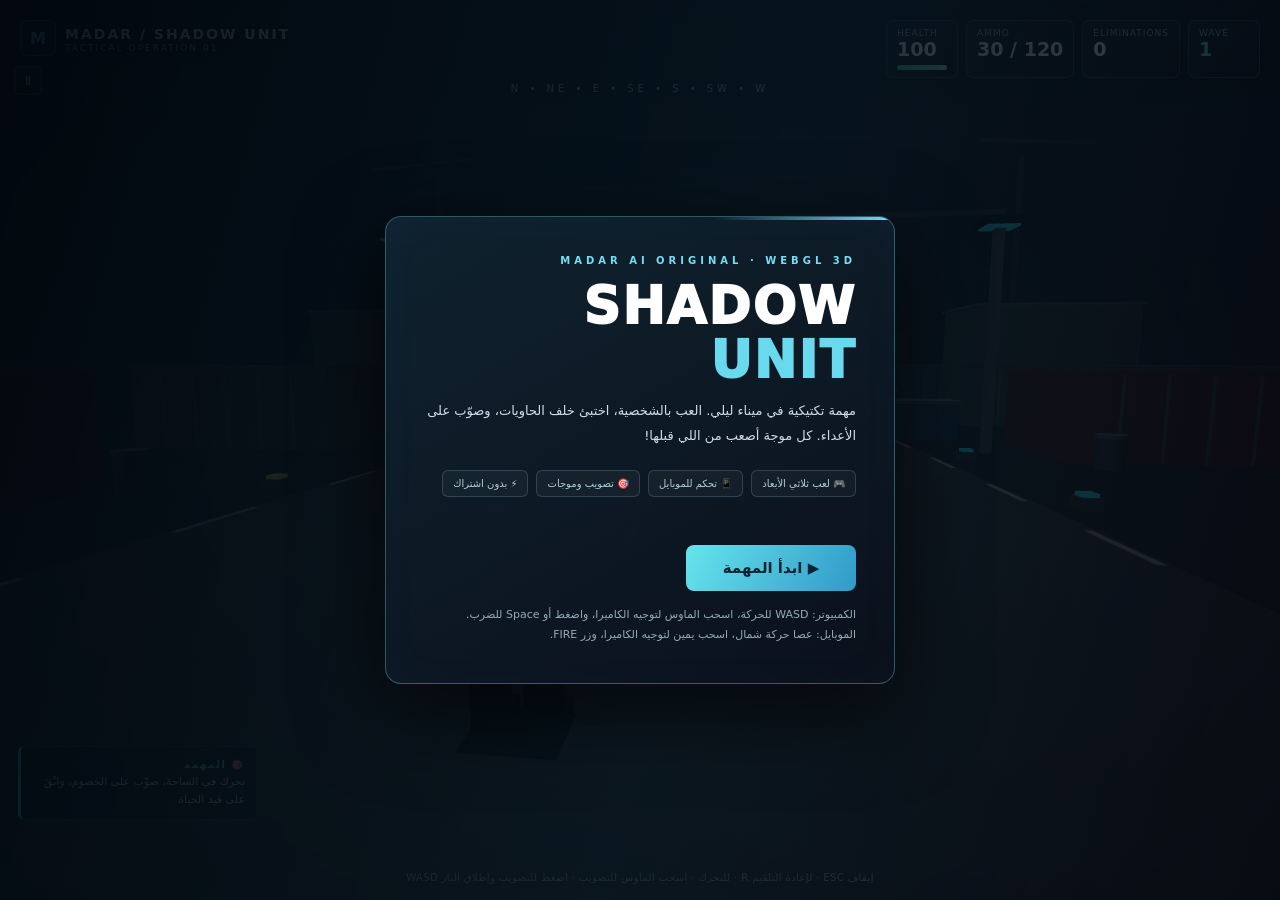
<file: game.html>
<!doctype html>
<html lang="ar" dir="rtl">
<head>
<meta charset="utf-8">
<meta name="viewport" content="width=device-width, initial-scale=1, viewport-fit=cover, maximum-scale=1">
<meta name="theme-color" content="#070b12">
<meta name="description" content="العب SHADOW UNIT، لعبة أكشن 3D مجانية داخل MADAR AI، بتحكم للموبايل والكمبيوتر.">
<link rel="canonical" href="https://madar-ai-yousef.vercel.app/game.html">
<meta name="referrer" content="no-referrer">
<meta http-equiv="Content-Security-Policy" content="default-src 'none'; script-src 'self' https://madar-ai-yousef.vercel.app; style-src 'unsafe-inline'; img-src data:; connect-src 'none'; frame-src 'none'; media-src 'none'; object-src 'none'; worker-src 'none'; form-action 'none'; base-uri 'none'">
<title>MADAR: SHADOW UNIT — Play</title>
<style>
*{box-sizing:border-box}html,body{margin:0;width:100%;height:100%;overflow:hidden;background:#080b15;color:#fff;font-family:system-ui,-apple-system,'Segoe UI',Arial,sans-serif;user-select:none;-webkit-user-select:none}
button{font:inherit;touch-action:manipulation;cursor:pointer;color:inherit}button:focus-visible{outline:2px solid #50dfff;outline-offset:2px}
#arena{position:fixed;inset:0;width:100%;height:100%;display:block;touch-action:none;cursor:crosshair}
#vignette{position:fixed;inset:0;pointer-events:none;background:radial-gradient(ellipse at 48% 47%,transparent 35%,rgba(2,3,9,.58) 100%);z-index:2}
#damage{position:fixed;inset:0;pointer-events:none;z-index:3;background:radial-gradient(ellipse,transparent 30%,rgba(255,15,50,.5));opacity:0;transition:opacity .2s}
#hud{position:fixed;z-index:4;inset:0;pointer-events:none;direction:ltr}
.hudtop{display:flex;align-items:flex-start;justify-content:space-between;gap:10px;padding:clamp(10px,2vw,20px)}
.brand{display:flex;gap:9px;align-items:center;white-space:nowrap;text-shadow:0 2px 9px #000}
.brand-icon{display:grid;place-items:center;width:36px;height:36px;border:1px solid #67bbd477;border-radius:8px;background:#081621bf;color:#68e5f6;font-weight:900}
.brand strong{font-size:clamp(10px,1.4vw,14px);letter-spacing:2px}.brand small{display:block;font-size:9px;color:#93bfc8;letter-spacing:2px}
.hudstats{display:flex;gap:8px;flex-wrap:wrap;justify-content:flex-end}
.panel{background:linear-gradient(135deg,rgba(9,24,34,.88),rgba(8,12,21,.83));backdrop-filter:blur(9px);border:1px solid #9fe7ff30;border-radius:7px;padding:7px 10px;min-width:72px;box-shadow:0 4px 22px #0004}
.panel label{display:block;font-size:9px;color:#84b4bd;letter-spacing:1px}.panel strong{font-size:clamp(12px,1.8vw,19px);font-weight:900;font-variant-numeric:tabular-nums}
#hpBar{height:5px;background:#385862;border-radius:6px;margin-top:5px;overflow:hidden}#hpFill{display:block;width:100%;height:100%;background:linear-gradient(90deg,#2cdaae,#a1ffd8);transition:width .2s}
#ammo{color:#e9f7ff}#wave{color:#64daf4}
#reticle{position:absolute;left:50%;top:49%;transform:translate(-50%,-50%);width:32px;height:32px;opacity:.86}
#reticle:before,#reticle:after{content:'';position:absolute;background:#e7fcff;box-shadow:0 0 8px #6bd1ff}
#reticle:before{width:2px;height:30px;left:15px;top:1px}#reticle:after{height:2px;width:30px;left:1px;top:15px}
#reticle b{display:block;position:absolute;background:#0b1519;width:9px;height:9px;top:11px;left:11px;border:1.5px solid #ffef9d;border-radius:50%;z-index:1}
#hitMarker{position:absolute;left:50%;top:49%;width:54px;height:54px;transform:translate(-50%,-50%);font-size:38px;text-align:center;line-height:54px;font-weight:900;color:#ffda8a;opacity:0}
#direction{position:absolute;left:50%;top:83px;transform:translateX(-50%);text-shadow:0 2px 8px #000;font-size:10px;letter-spacing:4px;color:#9ad4e3}
#mission{position:absolute;bottom:80px;left:18px;max-width:240px;padding:9px 12px;background:#07131bc7;border:1px solid #37cdeb44;border-left:3px solid #5fe7fe;border-radius:6px;font-size:11px;line-height:1.7;color:#d8f5ff}
#mission strong{display:block;letter-spacing:1.5px;font-size:10px;color:#76eaff}
#killNotice{position:absolute;top:31%;left:50%;transform:translateX(-50%);white-space:nowrap;color:#a9eeff;font-weight:800;font-size:18px;letter-spacing:2px;text-shadow:0 2px 12px #000;opacity:0;transition:opacity .25s}
#tip{position:absolute;bottom:17px;left:50%;transform:translateX(-50%);text-align:center;white-space:nowrap;color:#c3dee5;font-size:10px;letter-spacing:.4px;text-shadow:0 2px 8px black;opacity:.8}
#pauseBtn{pointer-events:auto;position:absolute;left:14px;top:66px;border:1px solid #8bd9e46b;background:#05151dbd;padding:6px 10px;font-size:13px;border-radius:6px}
#controls{position:absolute;inset:0;pointer-events:none;z-index:6;display:none}
.touch-zone{position:absolute;bottom:24px;pointer-events:auto;touch-action:none}
#stick{left:24px;width:126px;height:126px;border-radius:50%;background:#07121e77;border:2px solid #7cdaf57a;display:grid;place-items:center;box-shadow:inset 0 0 25px #83cfff1c}
#knob{width:54px;height:54px;border-radius:50%;border:2px solid #9be9ff;background:#2e759a7a;box-shadow:0 0 18px #7bd4ff33}
#shoot,#reload{border:2px solid #e0f7ff95;color:#fff;background:#8a394b99;border-radius:50%;font-weight:900;text-shadow:0 1px 7px #000;display:grid;place-items:center}
#shoot{right:25px;width:105px;height:105px;bottom:36px;box-shadow:0 0 18px #e64c4c70;font-size:13px}
#reload{right:139px;bottom:26px;width:55px;height:55px;border-color:#8adcfb88;background:#153448bc;font-size:10px}
#aimZone{position:absolute;right:0;top:18%;width:52%;height:49%;pointer-events:auto;touch-action:none}
#aimHint{position:absolute;top:60%;right:30px;font-size:11px;opacity:.5;pointer-events:none}
#overlay{position:fixed;inset:0;z-index:12;background:linear-gradient(105deg,#02080ff0,#07141ddd 55%,#050810c9);display:flex;align-items:center;justify-content:center;padding:22px;direction:rtl}
#overlay[hidden]{display:none}
.card{max-width:510px;width:100%;padding:clamp(20px,5vw,38px);background:linear-gradient(150deg,#102430f2,#0b111bf4);border:1px solid #6fdefb55;border-radius:16px;box-shadow:0 26px 85px #000a, inset 0 0 45px #50c8fa07;position:relative;overflow:hidden}
.card:before{content:'';position:absolute;top:0;right:0;width:180px;height:3px;background:linear-gradient(90deg,transparent,#77def3)}
.tag{color:#76def3;font-weight:900;letter-spacing:4px;font-size:10px}
h1{margin:14px 0 4px;font-size:clamp(30px,5vw,51px);letter-spacing:2px;line-height:1.05;font-weight:1000}
h1 em{font-style:normal;color:#69d9ee}
.subtitle{font-size:13px;color:#cfdee8;line-height:1.9;margin:12px 0 22px}
.features{display:flex;gap:8px;flex-wrap:wrap;margin-bottom:18px}
.features span{border:1px solid #9bdcf731;background:#ffffff09;border-radius:6px;padding:7px 10px;color:#add2db;font-size:10px}
#start{border:0;border-radius:8px;padding:14px 22px;background:linear-gradient(115deg,#66e4ec,#319ac9);font-size:15px;color:#062331;font-weight:900;min-width:170px}
#start:hover{filter:brightness(1.1)}
.hint{font-size:11px;color:#93acb7;line-height:1.8;margin-top:14px}
#gameStatus{color:#fbdcb4;font-size:12px;min-height:20px;margin:10px 0}
#fallback{position:fixed;inset:0;background:#0a1020;z-index:40;display:none;align-items:center;justify-content:center;padding:22px;text-align:center;font-size:15px;line-height:2}
@media(pointer:coarse),(max-width:780px){#controls{display:block}#tip{display:none}#mission{bottom:173px;left:12px;max-width:210px}#direction{top:72px;font-size:9px}.hudtop{padding:10px}.brand small{display:none}.brand-icon{width:29px;height:29px}.panel{min-width:56px;padding:5px 6px}.panel label{font-size:8px}.hudstats{gap:4px}#pauseBtn{top:54px}#aimHint{display:none}}
@media(max-height:440px){.card{padding:14px;max-width:650px}.subtitle{margin:5px 0}.features{margin-bottom:8px}.hudtop{padding:5px}.panel{padding:4px 5px}#mission{display:none}#stick{width:100px;height:100px;bottom:10px}#shoot{width:80px;height:80px;bottom:14px}#reload{right:117px;bottom:14px}}
</style>
</head>
<body>
<canvas id="arena" aria-label="Three dimensional MADAR Shadow Unit game"></canvas>
<div id="vignette"></div><div id="damage"></div>
<div id="hud">
 <div class="hudtop">
  <div class="brand"><span class="brand-icon">M</span><span><strong>MADAR / SHADOW UNIT</strong><small>TACTICAL OPERATION 01</small></span></div>
  <div class="hudstats">
   <div class="panel"><label>HEALTH</label><strong id="hp">100</strong><div id="hpBar"><span id="hpFill"></span></div></div>
   <div class="panel"><label>AMMO</label><strong id="ammo">30 / 120</strong></div>
   <div class="panel"><label>ELIMINATIONS</label><strong id="kills">0</strong></div>
   <div class="panel"><label>WAVE</label><strong id="wave">1</strong></div>
  </div>
 </div>
 <div id="direction">N • NE • E • SE • S • SW • W</div>
 <div id="reticle"><b></b></div><div id="hitMarker">×</div>
 <div id="killNotice"></div>
 <div id="mission" dir="rtl"><strong>🎯 المهمة</strong><span id="objective">تحرك في الساحة، صوّب على الخصوم، وابْقَ على قيد الحياة</span></div>
 <div id="tip">WASD للتحرك · اسحب الماوس للتصويب · اضغط للتصويب وإطلاق النار · R لإعادة التلقيم · ESC إيقاف</div>
 <button id="pauseBtn" type="button" title="Pause game">Ⅱ</button>
</div>
<div id="controls">
 <div id="aimZone"></div>
 <div id="stick" class="touch-zone"><div id="knob"></div></div>
 <button id="reload" class="touch-zone" type="button">↻<span style="position:absolute;bottom:4px;font-size:8px">RELOAD</span></button>
 <button id="shoot" class="touch-zone" type="button">✦ FIRE</button>
 <div id="aimHint">اسحب هنا للتصويب</div>
</div>
<div id="overlay">
 <section class="card">
  <div class="tag">MADAR AI ORIGINAL · WEBGL 3D</div>
  <h1>SHADOW<br><em>UNIT</em></h1>
  <p class="subtitle">مهمة تكتيكية في ميناء ليلي. العب بالشخصية، اختبئ خلف الحاويات، وصوّب على الأعداء. كل موجة أصعب من اللي قبلها!</p>
  <div class="features"><span>🎮 لعب ثلاثي الأبعاد</span><span>📱 تحكم للموبايل</span><span>🎯 تصويب وموجات</span><span>⚡ بدون اشتراك</span></div>
  <div id="gameStatus"></div>
  <button id="start" type="button">▶ ابدأ المهمة</button>
  <div class="hint">الكمبيوتر: WASD للحركة، اسحب الماوس لتوجيه الكاميرا، واضغط أو Space للضرب. الموبايل: عصا حركة شمال، اسحب يمين لتوجيه الكاميرا، وزر FIRE.</div>
 </section>
</div>
<div id="fallback" dir="rtl">جهازك أو المتصفح مش بيدعم WebGL المطلوب للعبة دي. جرّب Chrome أو Edge على جهاز أحدث.</div>
<script src="/madar-shooter.js"></script>
</body>
</html>
</file>
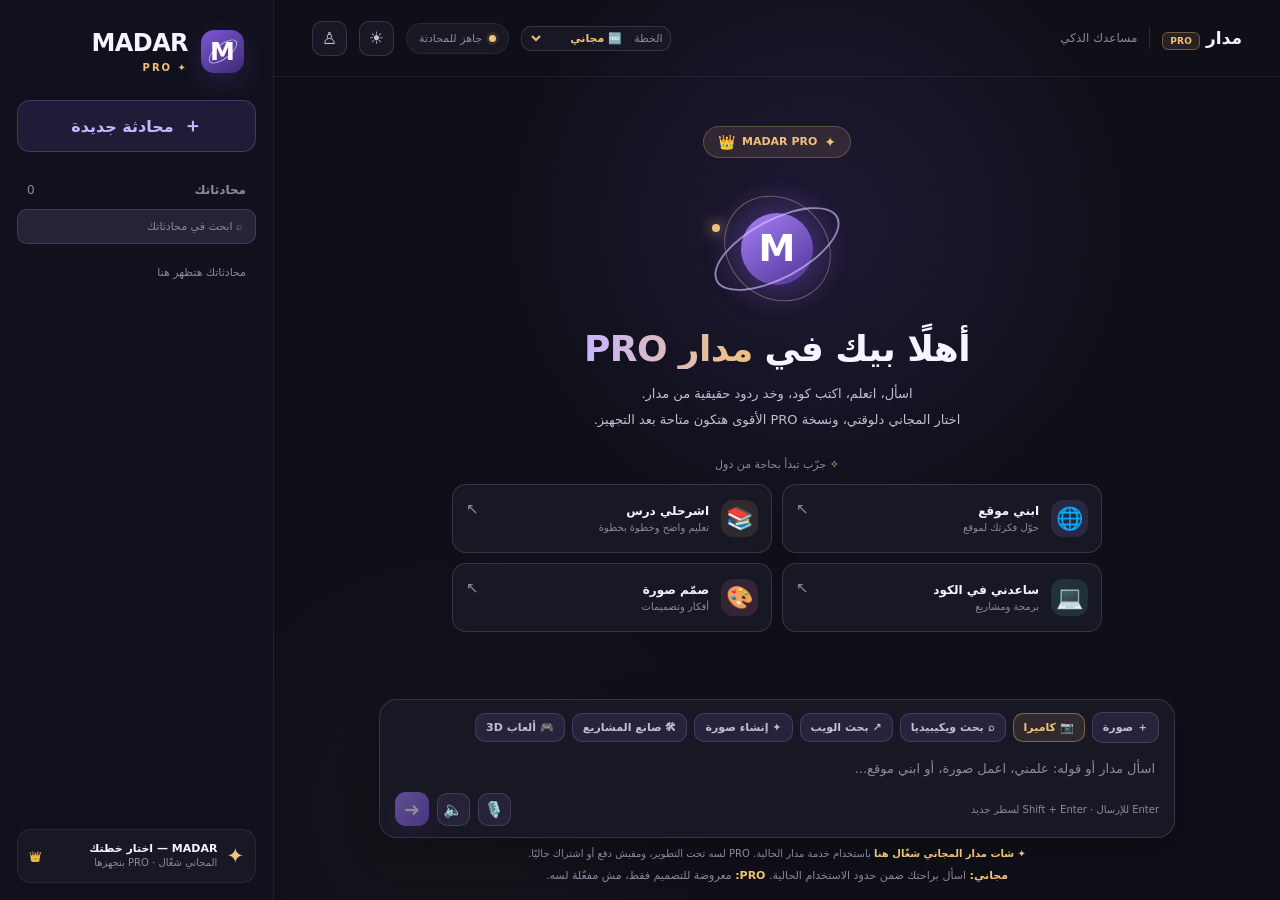
<file: design/madar-pro-live-chat.html>
<!doctype html>
<html lang="ar" dir="rtl" data-theme="dark">
<head>
<meta charset="utf-8">
<meta name="viewport" content="width=device-width,initial-scale=1,viewport-fit=cover">
<meta name="theme-color" content="#0f0f18">
<meta name="robots" content="noindex,nofollow">
<title>مدار PRO — معاينة واجهة الشات</title>
<style>
:root{color-scheme:dark;--bg:#0f0f18;--sidebar:#11111d;--panel:#181824;--panel2:#211c30;--line:rgba(204,184,255,.09);--line2:rgba(204,184,255,.17);--fg:#f7f4ff;--text:#c0bed1;--muted:#8b899f;--purple:#9d79ff;--purple2:#c8b5ff;--soft:rgba(150,115,245,.12);--control:#262237;--gold:#efc17c;--goldsoft:rgba(239,193,124,.11);--shadow:rgba(0,0,0,.25);--glow:rgba(123,86,218,.15);--user:#332449}
html[data-theme=light]{color-scheme:light;--bg:#f7f7fc;--sidebar:#fff;--panel:#fff;--panel2:#fbf9ff;--line:rgba(46,28,92,.09);--line2:rgba(75,44,124,.18);--fg:#221a38;--text:#5f5675;--muted:#857c99;--purple:#7952dc;--purple2:#6540c4;--soft:rgba(139,92,246,.08);--control:#f3effc;--gold:#946020;--goldsoft:rgba(184,132,48,.11);--shadow:rgba(59,36,113,.075);--glow:rgba(156,115,250,.1);--user:#f0e9ff}
*{box-sizing:border-box}html,body{margin:0;height:100%;font-family:system-ui,-apple-system,'Segoe UI',Tahoma,Arial,sans-serif}body{background:var(--bg);color:var(--fg);overflow:hidden}button,input,textarea{font:inherit}button{cursor:pointer}button:disabled{cursor:default;opacity:.5}button:focus-visible,textarea:focus-visible,input:focus-visible{outline:2px solid var(--purple);outline-offset:2px}[hidden]{display:none!important}svg{display:block}.shell{direction:ltr;display:grid;grid-template-columns:274px minmax(0,1fr);height:100dvh;max-height:100dvh;isolation:isolate}
.sidebar{direction:rtl;background:var(--sidebar);border-right:1px solid var(--line);padding:29px 17px 17px;display:flex;flex-direction:column;min-height:0;position:relative;z-index:20}.brand{display:flex;align-items:center;gap:13px;padding:1px 12px 27px}.brand-logo{width:43px;height:43px;border-radius:13px;background:linear-gradient(145deg,#7b58d4,#3f2a74);box-shadow:0 9px 24px rgba(119,79,221,.2);display:grid;place-items:center;position:relative;flex:none;font-size:25px;font-weight:900;color:#fff}.brand-logo:after{content:'';width:32px;height:13px;border:1.5px solid rgba(255,255,255,.83);border-radius:50%;position:absolute;transform:rotate(-38deg);opacity:.72}.brand strong{display:block;font:900 24px/1.1 system-ui;letter-spacing:-.6px}.brand small{display:block;margin-top:5px;color:var(--gold);font-size:10px;letter-spacing:2px;font-weight:900}.new-chat{width:100%;display:flex;align-items:center;justify-content:center;gap:9px;border:1px solid rgba(181,152,255,.23);background:var(--soft);color:var(--purple2);border-radius:13px;padding:12px 14px;font-weight:750;transition:background .2s}.new-chat:hover{background:rgba(137,92,246,.2)}.new-chat span{font-size:19px}.side-heading{display:flex;align-items:center;justify-content:space-between;color:var(--muted);font-size:12px;font-weight:700;padding:31px 10px 12px}.side-heading span{font-weight:500}.search{border:1px solid var(--line2);border-radius:10px;background:var(--control);color:var(--fg);padding:10px 12px;font-size:11px;width:100%;min-width:0;outline:none}.search::placeholder{color:var(--muted)}.history{flex:1;overflow-y:auto;min-height:0;padding:12px 0}.empty-history{font-size:11px;color:var(--muted);padding:10px}.chat-tab{display:flex;width:100%;gap:10px;align-items:center;text-align:right;background:transparent;color:var(--text);border:1px solid transparent;border-radius:11px;padding:10px 9px}.chat-tab:hover,.chat-tab.active{background:var(--soft);border-color:var(--line2);color:var(--purple2)}.tab-title{flex:1;min-width:0;overflow:hidden;white-space:nowrap;text-overflow:ellipsis;font-size:12px}.side-footer{border:1px solid var(--line);border-radius:14px;padding:12px 11px;display:flex;gap:9px;align-items:center;background:var(--panel)}.side-footer .small-icon{color:var(--gold);font-size:21px}.side-footer p{margin:0;flex:1;min-width:0}.side-footer strong{font-size:11px;display:block}.side-footer span{font-size:10px;color:var(--muted);line-height:1.5;display:block}
.main{position:relative;direction:rtl;display:flex;flex-direction:column;min-height:0;min-width:0;overflow:hidden}.main:before{content:'';pointer-events:none;position:absolute;inset:0;background:radial-gradient(circle at 54% 25%,var(--glow),transparent 36%),radial-gradient(circle at 18% 90%,rgba(192,134,74,.04),transparent 23%);z-index:-1}.topbar{height:77px;flex:none;padding:0 38px;display:flex;align-items:center;justify-content:space-between;border-bottom:1px solid var(--line);gap:10px}.topbar-start,.topbar-end{display:flex;align-items:center;gap:12px;min-width:0}.top-brand{font-size:17px;font-weight:900;white-space:nowrap}.pro-pill{border:1px solid rgba(234,187,113,.37);background:var(--goldsoft);border-radius:6px;color:var(--gold);font-size:9px;font-weight:850;padding:3px 7px;letter-spacing:.2px}.top-divider{width:1px;height:22px;background:var(--line2)}.top-subtitle{font-size:12px;color:var(--muted);white-space:nowrap}.status{display:flex;align-items:center;gap:7px;color:var(--muted);background:var(--panel);border:1px solid var(--line);font-size:11px;padding:8px 12px;border-radius:25px;white-space:nowrap}.status-dot{width:7px;height:7px;background:var(--gold);border-radius:50%;box-shadow:0 0 0 3px var(--goldsoft)}.icon-btn{width:35px;height:35px;flex:none;display:grid;place-items:center;border:1px solid var(--line2);border-radius:10px;background:var(--panel);color:var(--text);font-size:17px}.icon-btn:hover{color:var(--purple2);background:var(--control)}.hamburger{display:none}.header-pro{color:var(--gold);font-size:12px;white-space:nowrap;font-weight:700}.chat-container{overflow-y:auto;min-height:0;display:flex;flex-direction:column;flex:1;scrollbar-width:thin;scrollbar-color:var(--line2) transparent}.welcome{width:min(800px,100%);margin:auto;padding:10px 18px 20px;text-align:center}.eyebrow{color:var(--gold);font-size:11px;font-weight:750;display:inline-flex;gap:7px;align-items:center;border:1px solid rgba(239,193,124,.25);padding:7px 14px;border-radius:20px;background:var(--goldsoft)}.eyebrow span{font-size:14px}.planet{width:150px;height:148px;position:relative;display:grid;place-items:center;margin:17px auto 5px}.planet-halo{position:absolute;width:140px;height:140px;border-radius:50%;background:radial-gradient(circle,rgba(139,97,248,.25),transparent 70%);filter:blur(4px)}.planet-core{height:72px;width:72px;display:grid;place-items:center;font-weight:900;font-size:37px;color:white;position:relative;z-index:2;border-radius:50%;background:linear-gradient(145deg,#a781f6,#503397);box-shadow:0 0 40px rgba(154,112,245,.24)}.planet-ring{width:138px;height:60px;border:2px solid rgba(221,195,255,.62);position:absolute;z-index:3;border-radius:50%;transform:rotate(-28deg)}.planet-ring.two{width:113px;height:99px;border:1px solid rgba(239,193,124,.38);transform:rotate(43deg)}.satellite{position:absolute;left:10px;top:49px;background:var(--gold);width:8px;height:8px;border-radius:50%;box-shadow:0 0 14px var(--gold)}.welcome h1{font-size:clamp(25px,3vw,36px);margin:3px 0 12px;font-weight:850;letter-spacing:-.6px}.welcome h1 span{background:linear-gradient(90deg,var(--purple2),var(--gold));-webkit-background-clip:text;background-clip:text;color:transparent}.welcome-description{color:var(--text);font-size:13px;line-height:2;margin:0}.starter-label{color:var(--muted);font-size:11px;margin:25px auto 13px}.starter-label span{color:var(--gold)}.starters{display:grid;grid-template-columns:repeat(2,minmax(0,1fr));gap:10px;max-width:650px;margin:0 auto}.starter{display:flex;align-items:center;gap:12px;padding:15px 13px;background:var(--panel);border:1px solid var(--line2);border-radius:14px;text-align:right;color:var(--fg);transition:transform .18s,border-color .18s}.starter:hover{border-color:rgba(239,193,124,.44);transform:translateY(-2px)}.starter-symbol{display:grid;place-items:center;flex:none;width:37px;height:37px;font-size:22px;border-radius:12px}.violet{color:#b995ff;background:rgba(156,119,244,.14)}.gold{color:var(--gold);background:var(--goldsoft)}.pink{color:#f29bbd;background:rgba(227,103,160,.14)}.mint{color:#85dcc6;background:rgba(89,205,167,.14)}.starter-body{display:flex;flex-direction:column;gap:4px;flex:1}.starter strong{font-size:12px}.starter small{font-size:10px;color:var(--muted)}.starter-arrow{color:var(--muted);font-size:15px;align-self:flex-start}
.messages{width:min(860px,100%);margin:0 auto;padding:27px 32px 35px;display:flex;flex-direction:column;gap:25px}.message{display:flex;gap:13px;align-items:flex-start}.message-avatar{width:34px;height:34px;flex:none;display:grid;place-items:center;border-radius:11px;background:var(--panel2);font-size:16px;color:var(--purple2)}.message.user .message-avatar{background:var(--control)}.message-main{flex:1;min-width:0}.message-head{color:var(--muted);font-size:11px;font-weight:750;margin:2px 0 8px}.message-text{font-size:13px;line-height:2;white-space:pre-wrap;overflow-wrap:anywhere;color:var(--text);max-width:680px}.message.user .message-text{display:inline-block;background:var(--soft);border:1px solid var(--line2);border-radius:16px 5px 16px 16px;padding:11px 15px;color:var(--fg)}.message.assistant .message-text{margin-top:6px}.message-img{max-width:220px;max-height:190px;border:1px solid var(--line2);border-radius:12px;display:block;margin-bottom:9px}.message-demo-label{display:inline-block;font-size:10px;color:var(--gold);margin-top:8px}
.compose-wrap{flex:none;margin:0 auto;width:min(860px,100%);padding:9px 32px 14px}.composer{background:var(--panel);border:1px solid var(--line2);border-radius:18px;box-shadow:0 12px 34px var(--shadow);padding:12px 15px 11px}.composer:focus-within{border-color:rgba(152,116,248,.5)}.tools-row{display:flex;align-items:center;gap:7px;margin:0 0 11px;flex-wrap:wrap}.tool{color:var(--text);border:1px solid var(--line2);border-radius:10px;background:var(--soft);padding:7px 10px;font-size:11px;font-weight:650;white-space:nowrap}.tool:hover{color:var(--purple2);background:var(--control)}.tool.camera{border-color:rgba(239,193,124,.4);background:var(--goldsoft);color:var(--gold)}.composer textarea{display:block;width:100%;padding:3px 4px 4px;resize:none;max-height:130px;min-height:33px;overflow-y:auto;border:0;outline:0;background:transparent;color:var(--fg);font-size:13px;line-height:1.8}.composer textarea::placeholder{color:var(--muted)}.composer-bottom{display:flex;align-items:center;justify-content:space-between;gap:10px;margin-top:5px}.composer-hint{color:var(--muted);font-size:10px}.send-actions{display:flex;align-items:center;gap:8px}.quick-btn{display:grid;place-items:center;width:33px;height:33px;border:1px solid var(--line2);border-radius:10px;background:var(--control);color:var(--fg);font-size:16px}.quick-btn:hover{border-color:var(--purple)}.send{border:none;width:34px;height:34px;border-radius:11px;background:linear-gradient(130deg,#a986ff,#7654d7);color:#fff;font-weight:bold;font-size:19px;box-shadow:0 7px 17px rgba(112,69,199,.25)}.disclaimer{color:var(--muted);font-size:10px;text-align:center;margin:10px 0 0}.disclaimer b{color:var(--gold);font-weight:650}.photo-chip{display:flex;gap:9px;align-items:center;background:var(--soft);border:1px solid var(--line2);border-radius:11px;padding:7px;margin-bottom:9px;font-size:11px;color:var(--text)}.photo-chip img{width:53px;height:42px;object-fit:cover;border-radius:7px}.photo-chip span{flex:1}.photo-chip button{background:transparent;border:0;font-size:20px;color:var(--muted)}.notice{position:fixed;left:50%;transform:translateX(-50%);bottom:17px;z-index:50;max-width:calc(100vw - 24px);min-width:min(430px,calc(100vw - 24px));background:var(--panel2);color:var(--fg);border:1px solid rgba(239,193,124,.4);padding:12px 17px;border-radius:13px;box-shadow:0 15px 40px #0007;text-align:center;font-size:12px;line-height:1.8}.overlay{position:fixed;inset:0;z-index:18;background:rgba(0,0,0,.6)}
@media(max-width:850px){.shell{grid-template-columns:minmax(0,1fr)}.sidebar{position:fixed;left:0;top:0;bottom:0;width:min(300px,85vw);box-shadow:25px 0 70px rgba(0,0,0,.25);transform:translateX(-105%);transition:transform .25s}.sidebar.open{transform:translateX(0)}.hamburger{display:grid}.topbar{height:66px;padding:0 17px}.topbar-start,.topbar-end{gap:9px}.top-subtitle,.top-divider{display:none}.compose-wrap{padding:8px 17px 13px}.messages{padding:18px 17px 26px}.welcome{padding:20px 18px}.planet{width:135px;height:125px;margin:9px auto 4px}.planet-core{width:66px;height:66px}.planet-ring{width:122px}.starter{padding:12px 11px}.status{font-size:10px;padding:7px 9px}}
@media(max-width:550px){.welcome{margin:auto}.welcome h1{font-size:27px}.welcome-description{font-size:12px}.starters{grid-template-columns:1fr 1fr;gap:8px}.starter{gap:7px;align-items:flex-start;padding:11px 9px;min-height:76px}.starter strong{font-size:11px}.starter small{font-size:9px;line-height:1.5}.starter-symbol{display:none}.starter-arrow{font-size:12px}.tools-row{flex-wrap:nowrap;overflow-x:auto;scrollbar-width:none;padding-bottom:3px}.tools-row::-webkit-scrollbar{display:none}.composer-hint{font-size:9px}.disclaimer{font-size:9px}.message{gap:9px}.message-avatar{width:28px;height:28px}.message-text{font-size:12px}.header-pro{display:none}}
@media(max-width:380px){.status{display:none}.top-brand{font-size:15px}.composer-hint{display:none}.composer-bottom{justify-content:flex-end}.welcome-description{font-size:11px}.starter small{display:none}.starter{min-height:58px}.planet{height:110px}.welcome h1{font-size:23px}}
@media(max-height:670px) and (min-width:850px){.planet{height:100px;margin:4px auto}.planet-core{height:58px;width:58px;font-size:30px}.welcome-description{line-height:1.6}.starter-label{margin:12px auto 9px}.starter{padding:10px}.welcome{padding:2px 18px}}
@media(prefers-reduced-motion:reduce){*,*:before,*:after{transition:none!important;animation:none!important}}

/* MADAR Free / PRO selector — paid functionality is deliberately not active. */
.plan-switch{display:flex;gap:8px;align-items:center;flex:none;border:1px solid var(--line2);background:var(--panel);border-radius:10px;padding:4px 7px;color:var(--fg)}
.plan-switch label{font-size:11px;color:var(--muted);white-space:nowrap}
.plan-switch select{border:0;background:transparent;color:var(--gold);font:700 11px system-ui,Tahoma,sans-serif;max-width:140px;cursor:pointer;outline:0}
.plan-switch select option{background:var(--panel);color:var(--fg)}
.plan-info{display:block;width:min(860px,calc(100% - 24px));margin:8px auto 0;color:var(--muted);font-size:11px;line-height:1.7;text-align:center}
.plan-info strong{color:var(--gold)}.chat-busy{opacity:.8}
@media(max-width:600px){.topbar{padding:0 10px;gap:4px}.topbar-start,.topbar-end{gap:5px}.header-pro,.top-subtitle,.top-divider{display:none}.plan-switch{padding:3px 4px;gap:3px}.plan-switch label{display:none}.plan-switch select{max-width:116px;font-size:10px}.status{padding:7px 6px;font-size:9px}.top-brand{font-size:14px}.topbar .pro-pill{font-size:8px}.plan-info{font-size:10px}}
</style>
</head>
<body>
<div class="shell">
  <aside id="sidebar" class="sidebar" aria-label="القائمة الجانبية">
    <div class="brand"><div class="brand-logo" aria-hidden="true">M</div><div><strong>MADAR</strong><small>✦ PRO</small></div></div>
    <button id="newChat" type="button" class="new-chat"><span>＋</span> محادثة جديدة</button>
    <div class="side-heading">محادثاتك <span id="chatCount">0</span></div>
    <input id="search" class="search" placeholder="⌕ ابحث في محادثاتك" aria-label="البحث في المحادثات">
    <div id="history" class="history"><div class="empty-history">محادثاتك هتظهر هنا</div></div>
    <div class="side-footer"><div class="small-icon">✦</div><p><strong>MADAR — اختار خطتك</strong><span>المجاني شغّال · PRO بنجهزها</span></p><span aria-hidden="true">👑</span></div>
  </aside>
  <main class="main">
    <header class="topbar">
      <div class="topbar-start"><button id="openSidebar" type="button" class="icon-btn hamburger" aria-label="افتح القائمة">☰</button><div class="top-brand">مدار <span class="pro-pill">PRO</span></div><span class="top-divider"></span><span class="top-subtitle">مساعدك الذكي</span></div>
      <div class="topbar-end"><div class="plan-switch"><label for="planSelect">الخطة</label><select id="planSelect" aria-label="اختار مدار المجاني أو PRO"><option value="free">🆓 مجاني</option><option value="pro">👑 PRO قريبًا</option></select></div><div class="status"><span class="status-dot"></span><span id="chatStatus">جاهز للمحادثة</span></div><button id="themeToggle" class="icon-btn" type="button" aria-label="تبديل المظهر" title="تبديل المظهر">☀</button><button id="accountBtn" type="button" class="icon-btn" title="الحسابات غير مفعلة في المعاينة" aria-label="الحساب">♙</button></div>
    </header>
    <div id="chatContainer" class="chat-container">
      <section id="welcome" class="welcome" aria-label="شاشة البداية">
        <div class="eyebrow"><span>✦</span> MADAR PRO <span>👑</span></div>
        <div class="planet" aria-hidden="true"><div class="planet-halo"></div><div class="planet-core">M</div><div class="planet-ring"></div><div class="planet-ring two"></div><div class="satellite"></div></div>
        <h1>أهلًا بيك في <span>مدار PRO</span></h1>
        <p class="welcome-description">اسأل، اتعلم، اكتب كود، وخد ردود حقيقية من مدار.<br>اختار المجاني دلوقتي، ونسخة PRO الأقوى هتكون متاحة بعد التجهيز.</p>
        <div class="starter-label"><span>✧</span> جرّب تبدأ بحاجة من دول</div>
        <div class="starters">
          <button class="starter" type="button" data-prompt="ابني لي موقع إلكتروني احترافي"><span class="starter-symbol violet">🌐</span><span class="starter-body"><strong>ابني موقع</strong><small>حوّل فكرتك لموقع</small></span><span class="starter-arrow">↖</span></button>
          <button class="starter" type="button" data-prompt="اشرح لي درس بطريقة سهلة"><span class="starter-symbol gold">📚</span><span class="starter-body"><strong>اشرحلي درس</strong><small>تعليم واضح وخطوة بخطوة</small></span><span class="starter-arrow">↖</span></button>
          <button class="starter" type="button" data-prompt="ساعدني أكتب كود وأصلح الأخطاء"><span class="starter-symbol mint">💻</span><span class="starter-body"><strong>ساعدني في الكود</strong><small>برمجة ومشاريع</small></span><span class="starter-arrow">↖</span></button>
          <button class="starter" type="button" data-prompt="عايز أصمم صورة جديدة"><span class="starter-symbol pink">🎨</span><span class="starter-body"><strong>صمّم صورة</strong><small>أفكار وتصميمات</small></span><span class="starter-arrow">↖</span></button>
        </div>
      </section>
      <div id="messages" class="messages" hidden role="log" aria-label="رسائل المحادثة" aria-live="polite"></div>
    </div>
    <div class="compose-wrap">
      <div class="composer">
        <div class="tools-row" aria-label="أدوات مدار">
          <button id="photoBtn" class="tool" type="button" title="اختيار صورة">＋ صورة</button>
          <button id="cameraBtn" class="tool camera" type="button" title="فتح كاميرا الجهاز">📷 كاميرا</button>
          <button class="tool" data-demo-tool="بحث ويكيبيديا" type="button">⌕ بحث ويكيبيديا</button>
          <button class="tool" data-demo-tool="بحث الويب" type="button">↗ بحث الويب</button>
          <button class="tool" data-demo-tool="إنشاء صورة" type="button">✦ إنشاء صورة</button>
          <button class="tool" data-demo-tool="صانع المشاريع" type="button">🛠 صانع المشاريع</button>
          <button class="tool" data-demo-tool="ألعاب 3D" type="button">🎮 ألعاب 3D</button>
        </div>
        <input id="photoInput" type="file" accept="image/*" hidden>
        <input id="cameraInput" type="file" accept="image/*" capture="environment" hidden>
        <div id="photoChip" class="photo-chip" hidden><img id="photoThumb" alt="الصورة المختارة"><span>الصورة جاهزة للعرض في المحادثة</span><button id="removePhoto" type="button" aria-label="إزالة الصورة">×</button></div>
        <textarea id="prompt" rows="1" maxlength="5000" placeholder="اسأل مدار أو قوله: علمني، اعمل صورة، أو ابني موقع..." aria-label="اكتب رسالتك"></textarea>
        <div class="composer-bottom"><span class="composer-hint">Enter للإرسال · Shift + Enter لسطر جديد</span><div class="send-actions"><button id="micBtn" class="quick-btn" type="button" aria-label="الميكروفون">🎙️</button><button id="voiceBtn" class="quick-btn" type="button" aria-label="الرد الصوتي">🔈</button><button id="send" class="send" type="button" aria-label="إرسال الرسالة" disabled>➜</button></div></div>
      </div>
      <p class="disclaimer"><b>✦ شات مدار المجاني شغّال هنا</b> باستخدام خدمة مدار الحالية. PRO لسه تحت التطوير، ومفيش دفع أو اشتراك حاليًا.</p><p id="planInfo" class="plan-info"><strong>مجاني:</strong> اسأل براحتك ضمن حدود الاستخدام الحالية. <strong>PRO:</strong> معروضة للتصميم فقط، مش مفعّلة لسه.</p>
    </div>
  </main>
</div>
<div id="overlay" class="overlay" hidden></div>
<div id="notice" class="notice" hidden role="status" aria-live="polite"></div>
<script>
(()=>{
'use strict';
const $=id=>document.getElementById(id);
const els={sidebar:$('sidebar'),overlay:$('overlay'),history:$('history'),messages:$('messages'),welcome:$('welcome'),chatContainer:$('chatContainer'),prompt:$('prompt'),send:$('send'),count:$('chatCount'),notice:$('notice'),photoChip:$('photoChip'),photoThumb:$('photoThumb'),photoInput:$('photoInput'),cameraInput:$('cameraInput')};
let chats=[],current=null,pendingPhoto=null,toastTimer=null,isWaiting=false,activeController=null,selectedPlan='free';
function notify(msg){els.notice.textContent=msg;els.notice.hidden=false;clearTimeout(toastTimer);toastTimer=setTimeout(()=>els.notice.hidden=true,4200)}
function refreshSend(){els.send.disabled=isWaiting||selectedPlan!=='free'||(!els.prompt.value.trim()&&!pendingPhoto)}
function resize(){els.prompt.style.height='auto';els.prompt.style.height=Math.min(135,els.prompt.scrollHeight)+'px';refreshSend()}
function clearPhoto(){pendingPhoto=null;els.photoInput.value='';els.cameraInput.value='';els.photoThumb.removeAttribute('src');els.photoChip.hidden=true;refreshSend()}
function attachPhoto(file){if(!file)return;if(!file.type.startsWith('image/'))return notify('اختار صورة من الجهاز.');if(file.size>12*1024*1024)return notify('اختار صورة أقل من 12 ميجابايت.');const reader=new FileReader();reader.onload=()=>{pendingPhoto=String(reader.result||'');els.photoThumb.src=pendingPhoto;els.photoChip.hidden=false;refreshSend();};reader.readAsDataURL(file)}
function closeSidebar(){els.sidebar.classList.remove('open');els.overlay.hidden=true}
function openSidebar(){els.sidebar.classList.add('open');els.overlay.hidden=false}
function ensureChat(first){let chat=chats.find(c=>c.id===current);if(!chat){chat={id:String(Date.now())+Math.random(),title:first.slice(0,30),messages:[]};chats.unshift(chat);current=chat.id;}return chat}
function drawHistory(){els.count.textContent=chats.length;els.history.replaceChildren();const q=$('search').value.trim().toLowerCase();const matches=chats.filter(c=>c.title.toLowerCase().includes(q));if(!matches.length){const empty=document.createElement('div');empty.className='empty-history';empty.textContent=chats.length?'مفيش نتائج مطابقة':'محادثاتك هتظهر هنا';els.history.append(empty);return;}matches.forEach(chat=>{let b=document.createElement('button');b.type='button';b.className='chat-tab'+(chat.id===current?' active':'');const icon=document.createElement('span');icon.textContent='☷';const title=document.createElement('span');title.className='tab-title';title.textContent=chat.title;b.append(icon,title);b.addEventListener('click',()=>{current=chat.id;render();closeSidebar()});els.history.append(b)})}
function drawMessage(msg){
 const root=document.createElement('article');root.className='message '+msg.role;
 const avatar=document.createElement('div');avatar.className='message-avatar';avatar.textContent=msg.role==='user'?'👤':'✦';
 const main=document.createElement('div');main.className='message-main';
 const heading=document.createElement('div');heading.className='message-head';heading.textContent=msg.role==='user'?'أنت':'مدار';
 main.append(heading);
 if(msg.photo){const img=document.createElement('img');img.className='message-img';img.src=msg.photo;img.alt='صورة مرفقة';main.append(img)}
 const block=document.createElement('div');block.className='message-text';block.textContent=msg.text || (msg.pending?'مدار بيفكر...':'');if(msg.pending)block.classList.add('chat-busy');main.append(block);
 root.append(avatar,main);return root;
}
function render(){
 drawHistory();const chat=chats.find(c=>c.id===current);
 els.welcome.hidden=!!chat?.messages.length;els.messages.hidden=!chat?.messages.length;
 els.messages.replaceChildren();if(chat)chat.messages.forEach(m=>els.messages.append(drawMessage(m)));
 els.chatContainer.scrollTop=els.chatContainer.scrollHeight;
}
function buildRequestMessages(messages){
 const recent=messages.filter(m=>!m.pending&&['user','assistant'].includes(m.role)&&typeof m.text==='string'&&m.text.trim()).slice(-18);
 const result=[];let remaining=16000;
 for(let i=recent.length-1;i>=0;i--){const text=recent[i].text.slice(0,5000);if(text.length>remaining)break;result.unshift({role:recent[i].role,content:text});remaining-=text.length;}
 return result;
}
function imagePayload(photo){
 if(!photo)return null;const m=/^data:(image\/(?:jpeg|png|webp));base64,([A-Za-z0-9+/]+=*)$/.exec(photo);
 if(!m||m[2].length>2000000)throw new Error('الصورة كبيرة أو غير مدعومة. اختار صورة أصغر من 1.5 ميجابايت.');
 return {mimeType:m[1],data:m[2]};
}
async function send(prefill){
 if(isWaiting)return;
 if(selectedPlan!=='free')return notify('MADAR PRO لسه بنجهزها. اختار مجاني عشان الشات يشتغل دلوقتي.');
 const text=String(prefill??els.prompt.value).trim();if(!text&&!pendingPhoto)return;
 const photo=pendingPhoto, content=text||(photo?'اشرحلي الصورة دي.':'');
 if(content.length>5000)return notify('الرسالة طويلة جدًا. الحد 5000 حرف.');
 let picture;
 try{picture=imagePayload(photo)}catch(e){return notify(e.message);}
 const chat=ensureChat(content);chat.messages.push({role:'user',text:content,photo});
 const assistant={role:'assistant',text:'',pending:true};chat.messages.push(assistant);
 els.prompt.value='';clearPhoto();isWaiting=true;resize();render();
 $('chatStatus').textContent='مدار بيرد...';
 const controller=new AbortController();activeController=controller;
 const timeout=setTimeout(()=>controller.abort(),34000);
 try{
  if(location.protocol==='file:')throw Error('الذكاء الاصطناعي مش هيشتغل من ملف HTML مفتوح من الجهاز. افتح رابط المعاينة على Vercel لتجربته.');
  const response=await fetch('/api/chat',{method:'POST',headers:{'Content-Type':'application/json'},
    body:JSON.stringify({messages:buildRequestMessages(chat.messages),mode:'chat',image:picture||undefined}),signal:controller.signal});
  const data=await response.json().catch(()=>null);
  if(!response.ok)throw Error((data&&typeof data.error==='string'&&data.error)||(response.status===429?'حد الاستخدام اتملأ مؤقتًا. جرّب بعد شوية.':'خدمة مدار مش متاحة دلوقتي ('+response.status+').'));
  if(!data||typeof data.reply!=='string'||!data.reply.trim())throw Error('مدار رجّع رد فاضي. جرّب تاني.');
  assistant.text=data.reply; $('chatStatus').textContent='متصل';
 }catch(e){
  assistant.text=(e?.name==='AbortError'?'الطلب أخد وقت أطول من المتوقع. جرّب تاني.':e?.message||'حصل خطأ في الاتصال بالشات.');
  $('chatStatus').textContent='في مشكلة اتصال';
  notify(assistant.text);
 }finally{
  assistant.pending=false;clearTimeout(timeout);isWaiting=false;activeController=null;refreshSend();
  if(current===chat.id)render();
 }
}
$('newChat').addEventListener('click',()=>{current=null;els.prompt.value='';clearPhoto();resize();render();closeSidebar();els.prompt.focus()});
$('openSidebar').addEventListener('click',openSidebar);els.overlay.addEventListener('click',closeSidebar);
$('themeToggle').addEventListener('click',()=>{const newTheme=document.documentElement.dataset.theme==='dark'?'light':'dark';document.documentElement.dataset.theme=newTheme;$('themeToggle').textContent=newTheme==='dark'?'☀':'☾'});
$('search').addEventListener('input',drawHistory);
els.prompt.addEventListener('input',resize);els.prompt.addEventListener('keydown',e=>{if(e.key==='Enter'&&!e.shiftKey&&!e.isComposing){e.preventDefault();send()}});els.send.addEventListener('click',()=>send());
document.querySelectorAll('.starter').forEach(b=>b.addEventListener('click',()=>{els.prompt.value=b.dataset.prompt;resize();els.prompt.focus();notify('اكتب أو غيّر رسالتك واضغط إرسال لتجربة شكل المحادثة.')}));
$('photoBtn').addEventListener('click',()=>els.photoInput.click());$('cameraBtn').addEventListener('click',()=>els.cameraInput.click());els.photoInput.addEventListener('change',e=>attachPhoto(e.target.files?.[0]));els.cameraInput.addEventListener('change',e=>attachPhoto(e.target.files?.[0]));$('removePhoto').addEventListener('click',clearPhoto);
$('accountBtn').addEventListener('click',()=>notify('المجاني شغّال كضيف، وPRO والاشتراكات لسه بنجهّزهم.'));
$('micBtn').addEventListener('click',()=>notify('المايكروفون هيتوصل في النسخة النهائية. ده تصميم تجريبي.'));
$('voiceBtn').addEventListener('click',()=>notify('الردود الصوتية هتشتغل بعد توصيل الخدمات.'));
document.querySelectorAll('[data-demo-tool]').forEach(b=>b.addEventListener('click',()=>notify('أداة «'+b.dataset.demoTool+'» موجودة في التصميم، ولسه مش متصلة بخدمات فعلية.')));
$('planSelect').addEventListener('change',e=>{
 selectedPlan=e.target.value==='pro'?'pro':'free';
 if(selectedPlan==='pro'){
  notify('👑 MADAR PRO لسه تحت التطوير. مفيش دفع أو استخدام للنسخة المدفوعة حاليًا.');
  $('planInfo').textContent='👑 PRO قيد التجهيز: هنربطها بنماذج أقوى ونحدد الاشتراكات بعد ما نختبرها. ارجع للمجاني عشان تواصل الشات دلوقتي.';
  els.prompt.placeholder='PRO قريبًا — اختار المجاني عشان تكتب لمَدار';
  $('chatStatus').textContent='PRO قريبًا';
 }else{
  $('planInfo').textContent='🆓 المجاني متاح للشات الحقيقي باستخدام خدمة مدار الحالية. 👑 PRO لسه تحت التطوير.';
  els.prompt.placeholder='اسأل مدار أو قوله: علمني، اعمل صورة، أو ابني موقع...';
  $('chatStatus').textContent='جاهز للمحادثة';
 }
 refreshSend();
});
document.addEventListener('keydown',e=>{if(e.key==='Escape')closeSidebar()});render();resize();
})();
</script>
</body>
</html>
</file>
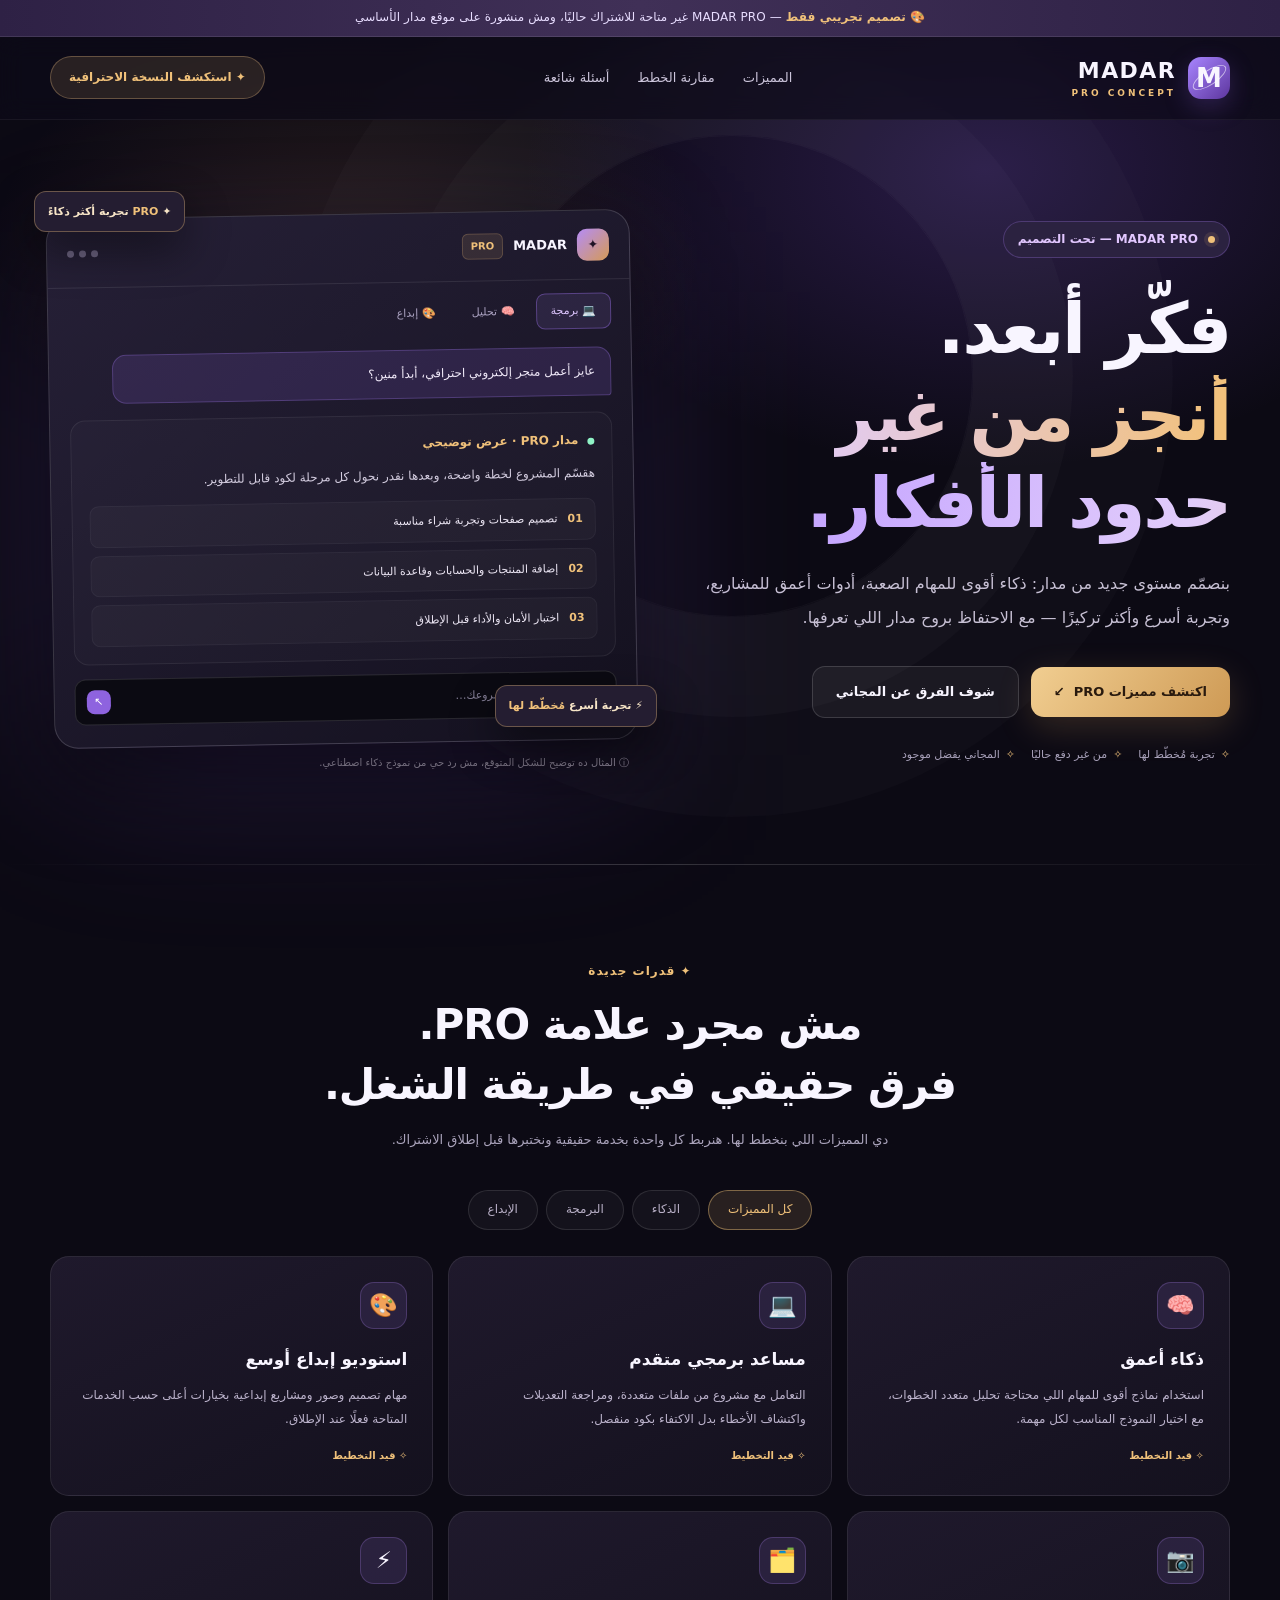
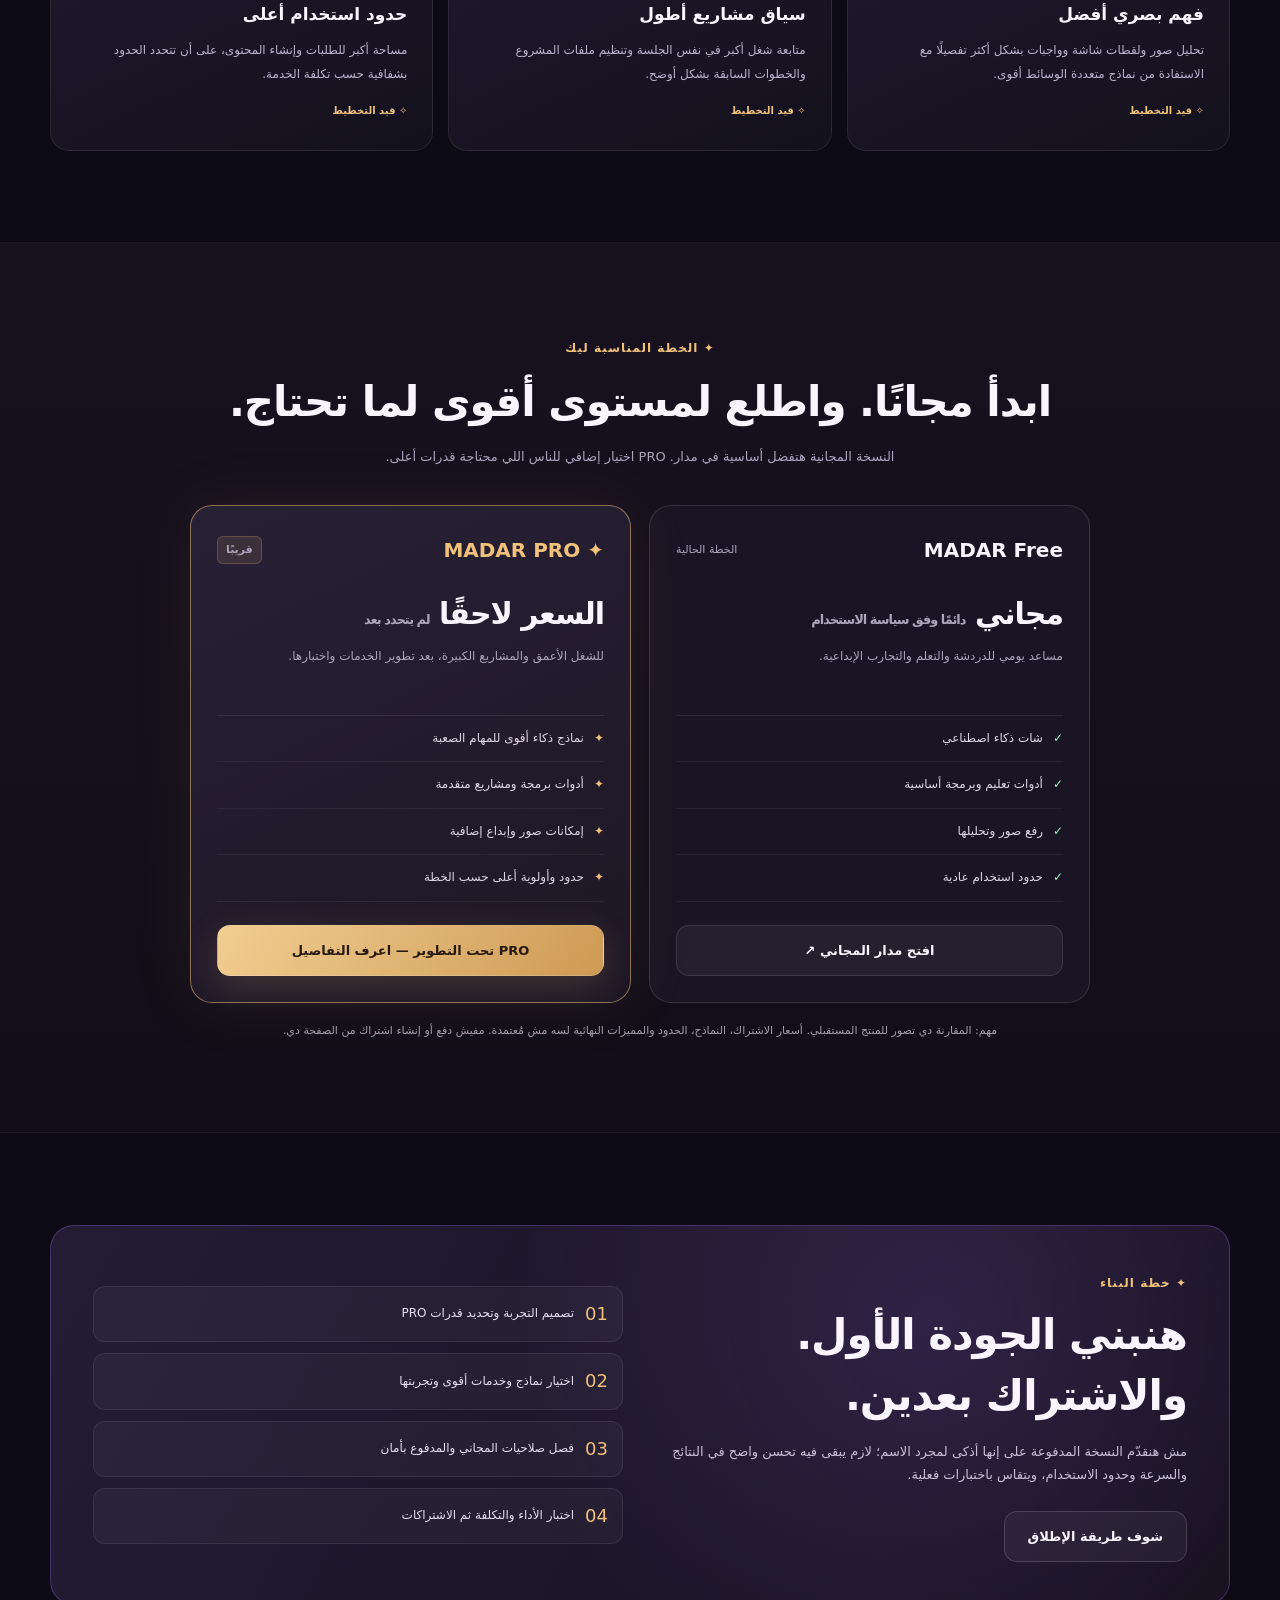
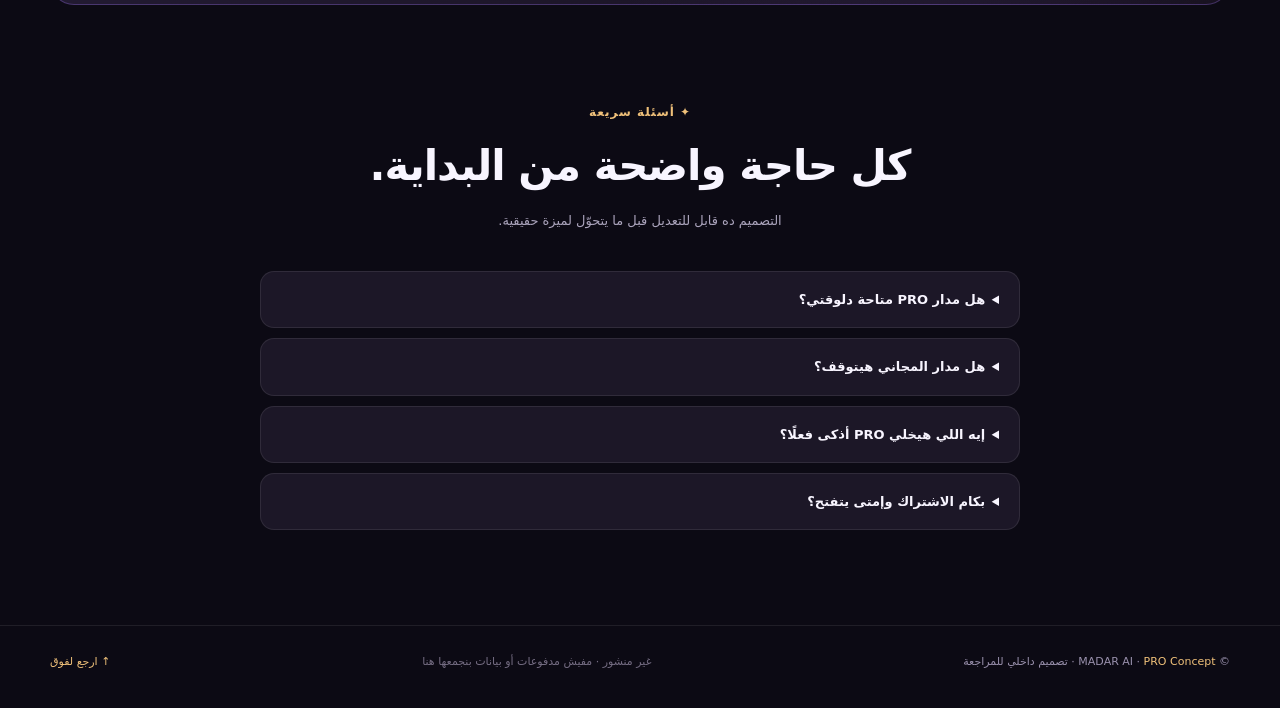
<file: design/madar-pro-preview.html>
<!doctype html>
<html lang="ar" dir="rtl">
<head>
<meta charset="UTF-8">
<meta name="viewport" content="width=device-width,initial-scale=1">
<meta name="theme-color" content="#0e0c17">
<meta name="robots" content="noindex,nofollow">
<title>MADAR PRO — تصميم تجريبي غير منشور</title>
<style>
:root{color-scheme:dark;--bg:#0c0a14;--surface:#151220;--surface2:#1b172a;--panel:#211c30;--fg:#f8f5ff;--muted:#aba4bc;--line:#ffffff18;--violet:#b492ff;--gold:#f0c17a;--gold-soft:#f0c17a20;--green:#8ff3c6}
*{box-sizing:border-box}html{scroll-behavior:smooth}body{margin:0;background:var(--bg);color:var(--fg);font-family:Tahoma,"Segoe UI",system-ui,sans-serif;line-height:1.8;overflow-x:hidden}button,a{font:inherit}button{cursor:pointer}a{text-decoration:none;color:inherit}button:focus-visible,a:focus-visible,summary:focus-visible{outline:2px solid var(--gold);outline-offset:4px}button:disabled{opacity:.5;cursor:not-allowed}::selection{background:#8e67d88a}
.bg-glow{pointer-events:none;position:absolute;inset:0 0 auto;height:850px;overflow:hidden;z-index:-1;background:radial-gradient(ellipse 45% 44% at 77% 20%,#7546cb46,transparent 80%),radial-gradient(ellipse 36% 37% at 27% 30%,#bd824326,transparent 77%)}.bg-glow:before{content:"";position:absolute;right:24%;top:135px;width:480px;height:480px;border:1px solid #ffffff08;border-radius:50%;box-shadow:0 0 0 100px #ffffff05,0 0 0 200px #ffffff04}
.wrap{width:min(1180px,calc(100% - 48px));margin:auto}
.preview-ribbon{background:linear-gradient(90deg,#2e2145,#403057,#2e2145);text-align:center;font-size:12px;color:#e8ddff;padding:7px 12px;border-bottom:1px solid #ffffff19;letter-spacing:.1px}.preview-ribbon strong{color:var(--gold)}
header{position:relative;z-index:5;border-bottom:1px solid #ffffff0d;backdrop-filter:blur(12px);background:#0e0b1ab0}
.nav{display:flex;justify-content:space-between;align-items:center;gap:20px;min-height:82px}.brand{display:flex;align-items:center;gap:12px;white-space:nowrap}.logo{width:42px;height:42px;display:grid;place-items:center;background:linear-gradient(135deg,#a885ff,#5d369e);border-radius:13px;box-shadow:0 8px 25px #875ae140;position:relative;font:900 26px system-ui}.logo:after{content:"";position:absolute;width:37px;height:13px;border:1.5px solid #ffffff95;border-radius:50%;transform:rotate(-34deg)}.brand-text{display:flex;flex-direction:column;line-height:1.12}.brand-text b{font:900 22px system-ui;letter-spacing:1.4px}.brand-text small{color:var(--gold);font-size:9px;font-weight:900;letter-spacing:3px;margin-top:5px}
nav{display:flex;align-items:center;gap:28px}nav a{color:#ccc5db;font-size:13px;transition:color .2s}nav a:hover{color:var(--gold)}.nav-pill{display:inline-flex;align-items:center;gap:9px;padding:10px 18px;background:var(--gold-soft);border:1px solid #e7bc8152;border-radius:30px;color:var(--gold);font-size:12px;font-weight:800}
.hero{padding:94px 0 92px;display:grid;grid-template-columns:1fr 1.06fr;gap:45px;align-items:center}.eyebrow{display:inline-flex;align-items:center;gap:10px;background:#2b2240;color:#e2c7ff;border:1px solid #9b72e54d;padding:7px 14px;border-radius:999px;font-size:12px;font-weight:800}.eyebrow .dot{height:7px;width:7px;background:var(--gold);border-radius:50%;box-shadow:0 0 0 4px #f0c17a1c}h1{font-size:clamp(43px,5.5vw,76px);line-height:1.23;letter-spacing:-2.3px;margin:28px 0 21px;font-weight:900}h1 span{background:linear-gradient(100deg,#c7a8ff 5%,#e1ccfb 47%,#f2c17b 98%);color:transparent;background-clip:text;-webkit-background-clip:text}.lead{color:#c7c0d4;font-size:16px;line-height:2.1;max-width:560px;margin:0 0 32px}.hero-actions{display:flex;align-items:center;gap:12px;flex-wrap:wrap}.btn{border:0;border-radius:13px;display:inline-flex;align-items:center;justify-content:center;gap:9px;padding:13px 23px;font-weight:800;font-size:13px}.btn-primary{background:linear-gradient(125deg,#f1ce91,#ce9a55);color:#291a0e;box-shadow:0 10px 35px #e0a76132}.btn-primary:hover{filter:brightness(1.08)}.btn-secondary{border:1px solid #ffffff26;background:#ffffff0c;color:var(--fg)}.hero-foot{display:flex;gap:16px;align-items:center;color:#a9a2bb;font-size:11px;margin-top:27px}.hero-foot span{display:flex;gap:6px;align-items:center}.gold{color:var(--gold)}
.demo-wrap{position:relative;isolation:isolate}.demo-wrap:before{position:absolute;content:"";inset:14% 3% 3%;background:#9764ff40;filter:blur(90px);z-index:-1}.demo{border:1px solid #ffffff27;border-radius:24px;background:linear-gradient(145deg,#262037,#14111f);box-shadow:0 30px 90px #0008;overflow:hidden;transform:rotate(-1deg)}.demo-head{display:flex;align-items:center;justify-content:space-between;padding:18px 20px;border-bottom:1px solid #ffffff17;gap:10px}.demo-title{display:flex;align-items:center;gap:10px;font-size:13px;font-weight:900}.demo-title .spark{display:grid;place-items:center;width:32px;height:32px;border-radius:10px;background:linear-gradient(135deg,#b58cf7,#d49a56);color:#201426}.demo-badge{background:#efc17a1c;color:var(--gold);border:1px solid #f0c17a36;border-radius:6px;padding:3px 8px;font-size:10px;font-weight:800}.window-dots{display:flex;gap:5px;direction:ltr}.window-dots i{width:7px;height:7px;border-radius:50%;background:#6b627f}.demo-switch{display:flex;gap:6px;padding:13px 19px 0;flex-wrap:wrap}.demo-switch button{background:transparent;border:1px solid transparent;padding:7px 14px;color:#a9a0bf;border-radius:9px;font-size:11px}.demo-switch button[aria-pressed=true]{background:#b28afc1b;border-color:#a477f95f;color:#dec6ff}.demo-body{padding:18px 20px 22px}.bubble-user{border:1px solid #9874e350;background:#8a60d32b;border-radius:14px 14px 4px 14px;padding:13px 15px;font-size:12px;color:#f1eaf9;max-width:92%;margin-bottom:16px}.response{background:#ffffff05;border:1px solid #ffffff12;border-radius:15px;padding:17px}.response-top{display:flex;align-items:center;gap:9px;font-size:12px;color:var(--gold);font-weight:900}.response-top .pulse{width:7px;height:7px;background:var(--green);border-radius:50%}.response p{font-size:12px;color:#d3ccdf;margin:10px 0 13px;line-height:1.9}.steps{display:grid;gap:8px}.step{display:flex;align-items:flex-start;gap:10px;background:#ffffff07;border:1px solid #ffffff0b;padding:10px 12px;border-radius:9px;font-size:11px;color:#eee8f6}.step b{color:var(--gold);font-size:11px;direction:ltr}.demo-input{border:1px solid #ffffff20;background:#0b0a12;border-radius:11px;color:#878199;display:flex;justify-content:space-between;align-items:center;padding:10px 11px;font-size:11px;margin-top:14px}.send-dot{background:#8e63df;color:#fff;width:24px;height:24px;border-radius:8px;display:grid;place-items:center}.demo-label{display:flex;align-items:center;gap:7px;margin:10px 5px 0;color:#a9a0b6;font-size:10px}
.floating{position:absolute;z-index:2;padding:10px 13px;background:#241d31;border:1px solid #efc17a58;border-radius:12px;box-shadow:0 18px 45px #0007;font-size:11px;font-weight:800;color:#f7e5c7}.floating b{color:var(--gold)}.floating-a{top:-23px;left:-16px}.floating-b{bottom:45px;right:-23px}
.divider{height:1px;background:linear-gradient(90deg,transparent,#ffffff2c,transparent)}section{scroll-margin-top:35px}.section-top{text-align:center;margin:0 auto 37px;max-width:690px}.kicker{color:var(--gold);font-weight:900;font-size:12px;letter-spacing:1px}.section-top h2,.compare-heading h2,.vision h2{font-size:clamp(27px,3.6vw,42px);letter-spacing:-1px;line-height:1.45;margin:10px 0 11px}.section-top p,.compare-heading p{color:var(--muted);font-size:13px;margin:0;line-height:2}
.features{padding:91px 0}.filter{display:flex;justify-content:center;gap:8px;flex-wrap:wrap;margin-bottom:26px}.filter button{border:1px solid #ffffff1c;background:#ffffff09;color:#b9b0c7;padding:8px 19px;border-radius:100px;font-size:12px}.filter button[aria-pressed=true]{background:#f0c17a20;border-color:#f0c17a70;color:var(--gold)}.cards{display:grid;grid-template-columns:repeat(3,1fr);gap:15px}.feature-card{border:1px solid #ffffff16;background:linear-gradient(155deg,#1f192c,#14111e);padding:25px;border-radius:19px;min-height:240px;transition:transform .2s,border-color .2s}.feature-card:hover{transform:translateY(-4px);border-color:#f0c17a65}.feature-card[hidden]{display:none}.feature-icon{width:47px;height:47px;display:grid;place-items:center;border:1px solid #b28cf63d;border-radius:14px;background:#9573de22;font-size:23px}.feature-card h3{font-size:17px;margin:15px 0 8px}.feature-card p{font-size:12px;color:#bcb3cc;line-height:2;margin:0}.feature-footer{margin-top:16px;color:var(--gold);font-size:10px;font-weight:800}
.compare-section{padding:90px 0;background:linear-gradient(180deg,#171120 0%,#110e19 100%);border-top:1px solid #ffffff08;border-bottom:1px solid #ffffff08}.compare-heading{text-align:center}.plans{display:grid;grid-template-columns:1fr 1fr;max-width:900px;margin:35px auto 0;gap:18px}.plan{border:1px solid #ffffff20;background:#1a1525;border-radius:22px;padding:26px}.plan.pro{border-color:#f0c17a86;background:linear-gradient(155deg,#282035,#1d1725);box-shadow:0 0 65px #dca65c16;position:relative}.plan-head{display:flex;justify-content:space-between;align-items:center}.plan-head h3{margin:0;font-size:20px}.plan-head span{font-size:11px;color:var(--muted)}.plan.pro .plan-head h3{color:var(--gold)}.price{font-size:30px;font-weight:900;letter-spacing:-1px;margin:19px 0 5px}.price small{font-size:13px;font-weight:600;color:var(--muted)}.plan-desc{font-size:12px;color:var(--muted);min-height:50px;margin:0}.plan ul{padding:0;margin:19px 0 23px;list-style:none;border-top:1px solid #ffffff16}.plan li{display:flex;gap:10px;padding:12px 0;border-bottom:1px solid #ffffff0e;color:#ded7e8;font-size:12px}.plan li .check{color:#9bf4c4;font-weight:900}.plan.pro li .check{color:var(--gold)}.plan .btn{width:100%;border:1px solid #ffffff1c}.compare-note{text-align:center;color:#a69caf;font-size:11px;margin:18px auto 0;max-width:730px;line-height:1.9}
.vision{padding:92px 0}.vision-panel{display:grid;grid-template-columns:1fr 1fr;align-items:center;gap:34px;padding:42px;border:1px solid #a477fa4b;border-radius:24px;background:radial-gradient(circle at 75% 25%,#7854b638,transparent 45%),linear-gradient(120deg,#241c35,#17111f)}.vision h2{margin:8px 0 13px}.vision p{font-size:13px;color:#c8c0d6;margin:0 0 24px;max-width:540px}.vision-points{display:grid;gap:11px}.vision-points div{display:flex;align-items:center;gap:11px;border:1px solid #ffffff16;background:#ffffff09;border-radius:12px;padding:11px 14px;font-size:12px;color:#e7dff0}.vision-points span{color:var(--gold);font-size:18px}
.faq{padding:0 0 95px}.faq-list{max-width:760px;margin:26px auto 0;display:grid;gap:10px}.faq details{background:#1c1727;border:1px solid #ffffff16;border-radius:14px;padding:16px 20px}.faq summary{cursor:pointer;font-weight:750;font-size:13px}.faq details p{color:var(--muted);font-size:12px;margin:12px 0 0;line-height:2}
footer{border-top:1px solid #ffffff15;padding:26px 0 36px;color:#9990ac;font-size:11px}.footer-inner{display:flex;justify-content:space-between;gap:14px;flex-wrap:wrap}.footer-inner a{color:var(--gold)}.copyright{color:#756d83}
.toast{position:fixed;bottom:24px;left:24px;right:24px;max-width:460px;margin:auto;z-index:20;padding:15px 20px;background:#30243e;border:1px solid #f0c17a67;color:#f7e9d3;border-radius:14px;box-shadow:0 20px 40px #0007;font-size:12px;text-align:center;line-height:1.9}.toast[hidden]{display:none}
@media(max-width:1030px){.hero{gap:26px}.floating-b{right:-9px}.floating-a{left:-8px}.hero h1{font-size:51px}.cards{grid-template-columns:repeat(2,1fr)}}
@media(max-width:760px){.wrap{width:min(100% - 32px,630px)}nav{gap:13px}nav a{display:none}.nav{min-height:70px}.hero{padding:58px 0 70px;grid-template-columns:1fr}.hero h1{font-size:clamp(39px,9vw,62px)}.lead{font-size:14px}.demo-wrap{margin:32px 7px 0}.floating-a{left:-8px;top:-18px}.floating-b{right:-9px;bottom:25px}.section-top h2,.compare-heading h2,.vision h2{font-size:29px}.plans{grid-template-columns:1fr}.vision-panel{grid-template-columns:1fr;padding:26px}.features{padding:66px 0}.compare-section{padding:68px 0}.vision{padding:70px 0}.faq{padding-bottom:75px}}
@media(max-width:480px){.wrap{width:calc(100% - 28px)}.brand-text b{font-size:18px}.nav-pill{padding:8px 11px;font-size:10px}.hero{padding-top:45px}.hero h1{font-size:40px}.hero-actions{align-items:stretch}.hero-actions .btn{flex:1 1 100%}.hero-foot{flex-wrap:wrap}.cards{grid-template-columns:1fr}.feature-card{min-height:unset}.demo{transform:none}.floating{font-size:9px}.floating-b{bottom:6px;right:-5px}.demo-body{padding:12px}.demo-head{padding:14px}.bubble-user{font-size:11px}.section-top p{font-size:12px}.plan{padding:22px}.footer-inner{flex-direction:column}.toast{max-width:calc(100% - 30px)}}
@media(prefers-reduced-motion:reduce){html{scroll-behavior:auto}*,*:before,*:after{animation:none!important;transition:none!important}}
</style>
</head>
<body>
<div class="bg-glow" aria-hidden="true"></div>
<div class="preview-ribbon">🎨 <strong>تصميم تجريبي فقط</strong> — MADAR PRO غير متاحة للاشتراك حاليًا، ومش منشورة على موقع مدار الأساسي</div>
<header>
  <div class="wrap nav">
    <a href="#top" class="brand" aria-label="مدار برو — أعلى الصفحة"><span class="logo" aria-hidden="true">M</span><span class="brand-text"><b>MADAR</b><small>PRO CONCEPT</small></span></a>
    <nav aria-label="التنقل"><a href="#features">المميزات</a><a href="#compare">مقارنة الخطط</a><a href="#faq">أسئلة شائعة</a></nav>
    <a href="#compare" class="nav-pill">✦ استكشف النسخة الاحترافية</a>
  </div>
</header>
<main id="top">
<div class="wrap">
  <section class="hero" aria-labelledby="heroTitle">
    <div class="hero-copy">
      <div class="eyebrow"><span class="dot"></span> MADAR PRO — تحت التصميم</div>
      <h1 id="heroTitle">فكّر أبعد.<br><span>أنجز من غير حدود الأفكار.</span></h1>
      <p class="lead">بنصمّم مستوى جديد من مدار: ذكاء أقوى للمهام الصعبة، أدوات أعمق للمشاريع، وتجربة أسرع وأكثر تركيزًا — مع الاحتفاظ بروح مدار اللي تعرفها.</p>
      <div class="hero-actions">
        <a href="#features" class="btn btn-primary">اكتشف مميزات PRO <span aria-hidden="true">↙</span></a>
        <a href="#compare" class="btn btn-secondary">شوف الفرق عن المجاني</a>
      </div>
      <div class="hero-foot"><span><span class="gold">✧</span> تجربة مُخطّط لها</span><span><span class="gold">✧</span> من غير دفع حاليًا</span><span><span class="gold">✧</span> المجاني يفضل موجود</span></div>
    </div>
    <div class="demo-wrap" aria-label="تصور تجريبي لشات مدار برو">
      <div class="floating floating-a">✦ <b>PRO</b> تجربة أكثر ذكاءً</div>
      <div class="demo">
        <div class="demo-head"><div class="demo-title"><span class="spark">✦</span> MADAR <span class="demo-badge">PRO</span></div><div class="window-dots" aria-hidden="true"><i></i><i></i><i></i></div></div>
        <div class="demo-switch" role="group" aria-label="اختر نوع المهمة في العرض">
          <button data-demo="coding" aria-pressed="true" type="button">💻 برمجة</button>
          <button data-demo="thinking" aria-pressed="false" type="button">🧠 تحليل</button>
          <button data-demo="creative" aria-pressed="false" type="button">🎨 إبداع</button>
        </div>
        <div class="demo-body">
          <div class="bubble-user" id="demoQuestion">عايز أعمل متجر إلكتروني احترافي، أبدأ منين؟</div>
          <div class="response">
            <div class="response-top"><span class="pulse" aria-hidden="true"></span> مدار PRO · عرض توضيحي</div>
            <p id="demoAnswer">هقسّم المشروع لخطة واضحة، وبعدها نقدر نحول كل مرحلة لكود قابل للتطوير.</p>
            <div class="steps" id="demoSteps"><div class="step"><b>01</b> تصميم صفحات وتجربة شراء مناسبة</div><div class="step"><b>02</b> إضافة المنتجات والحسابات وقاعدة البيانات</div><div class="step"><b>03</b> اختبار الأمان والأداء قبل الإطلاق</div></div>
          </div>
          <div class="demo-input"><span>اسأل مدار PRO عن مشروعك…</span><span class="send-dot">↖</span></div>
        </div>
      </div>
      <div class="floating floating-b">⚡ تجربة أسرع <b>مُخطّط لها</b></div>
      <div class="demo-label">ⓘ المثال ده توضيح للشكل المتوقع، مش رد حي من نموذج ذكاء اصطناعي.</div>
    </div>
  </section>
</div>
<div class="divider" aria-hidden="true"></div>
<section id="features" class="features">
  <div class="wrap">
    <div class="section-top"><span class="kicker">✦ قدرات جديدة</span><h2>مش مجرد علامة PRO.<br>فرق حقيقي في طريقة الشغل.</h2><p>دي المميزات اللي بنخطط لها. هنربط كل واحدة بخدمة حقيقية ونختبرها قبل إطلاق الاشتراك.</p></div>
    <div class="filter" role="group" aria-label="تصفية مميزات برو"><button type="button" data-filter="all" aria-pressed="true">كل المميزات</button><button type="button" data-filter="intelligence" aria-pressed="false">الذكاء</button><button type="button" data-filter="coding" aria-pressed="false">البرمجة</button><button type="button" data-filter="creative" aria-pressed="false">الإبداع</button></div>
    <div class="cards">
      <article class="feature-card" data-category="intelligence"><div class="feature-icon">🧠</div><h3>ذكاء أعمق</h3><p>استخدام نماذج أقوى للمهام اللي محتاجة تحليل متعدد الخطوات، مع اختيار النموذج المناسب لكل مهمة.</p><div class="feature-footer">✧ قيد التخطيط</div></article>
      <article class="feature-card" data-category="coding"><div class="feature-icon">💻</div><h3>مساعد برمجي متقدم</h3><p>التعامل مع مشروع من ملفات متعددة، ومراجعة التعديلات واكتشاف الأخطاء بدل الاكتفاء بكود منفصل.</p><div class="feature-footer">✧ قيد التخطيط</div></article>
      <article class="feature-card" data-category="creative"><div class="feature-icon">🎨</div><h3>استوديو إبداع أوسع</h3><p>مهام تصميم وصور ومشاريع إبداعية بخيارات أعلى حسب الخدمات المتاحة فعلًا عند الإطلاق.</p><div class="feature-footer">✧ قيد التخطيط</div></article>
      <article class="feature-card" data-category="intelligence"><div class="feature-icon">📷</div><h3>فهم بصري أفضل</h3><p>تحليل صور ولقطات شاشة وواجبات بشكل أكثر تفصيلًا مع الاستفادة من نماذج متعددة الوسائط أقوى.</p><div class="feature-footer">✧ قيد التخطيط</div></article>
      <article class="feature-card" data-category="coding"><div class="feature-icon">🗂️</div><h3>سياق مشاريع أطول</h3><p>متابعة شغل أكبر في نفس الجلسة وتنظيم ملفات المشروع والخطوات السابقة بشكل أوضح.</p><div class="feature-footer">✧ قيد التخطيط</div></article>
      <article class="feature-card" data-category="creative"><div class="feature-icon">⚡</div><h3>حدود استخدام أعلى</h3><p>مساحة أكبر للطلبات وإنشاء المحتوى، على أن تتحدد الحدود بشفافية حسب تكلفة الخدمة.</p><div class="feature-footer">✧ قيد التخطيط</div></article>
    </div>
  </div>
</section>
<section id="compare" class="compare-section">
  <div class="wrap">
    <div class="compare-heading"><span class="kicker">✦ الخطة المناسبة ليك</span><h2>ابدأ مجانًا. واطلع لمستوى أقوى لما تحتاج.</h2><p>النسخة المجانية هتفضل أساسية في مدار. PRO اختيار إضافي للناس اللي محتاجة قدرات أعلى.</p></div>
    <div class="plans">
      <article class="plan"><div class="plan-head"><h3>MADAR Free</h3><span>الخطة الحالية</span></div><div class="price">مجاني <small>دائمًا وفق سياسة الاستخدام</small></div><p class="plan-desc">مساعد يومي للدردشة والتعلم والتجارب الإبداعية.</p><ul><li><span class="check">✓</span> شات ذكاء اصطناعي</li><li><span class="check">✓</span> أدوات تعليم وبرمجة أساسية</li><li><span class="check">✓</span> رفع صور وتحليلها</li><li><span class="check">✓</span> حدود استخدام عادية</li></ul><a href="https://madar-ai-yousef.vercel.app/" class="btn btn-secondary" rel="noopener noreferrer" target="_blank">افتح مدار المجاني ↗</a></article>
      <article class="plan pro"><div class="plan-head"><h3>✦ MADAR PRO</h3><span class="demo-badge">قريبًا</span></div><div class="price">السعر لاحقًا <small>لم يتحدد بعد</small></div><p class="plan-desc">للشغل الأعمق والمشاريع الكبيرة، بعد تطوير الخدمات واختبارها.</p><ul><li><span class="check">✦</span> نماذج ذكاء أقوى للمهام الصعبة</li><li><span class="check">✦</span> أدوات برمجة ومشاريع متقدمة</li><li><span class="check">✦</span> إمكانات صور وإبداع إضافية</li><li><span class="check">✦</span> حدود وأولوية أعلى حسب الخطة</li></ul><button id="notifyBtn" type="button" class="btn btn-primary">PRO تحت التطوير — اعرف التفاصيل</button></article>
    </div>
    <p class="compare-note">مهم: المقارنة دي تصور للمنتج المستقبلي. أسعار الاشتراك، النماذج، الحدود والمميزات النهائية لسه مش مُعتمدة. مفيش دفع أو إنشاء اشتراك من الصفحة دي.</p>
  </div>
</section>
<section class="vision">
  <div class="wrap"><div class="vision-panel"><div><span class="kicker">✦ خطة البناء</span><h2>هنبني الجودة الأول.<br>والاشتراك بعدين.</h2><p>مش هنقدّم النسخة المدفوعة على إنها أذكى لمجرد الاسم؛ لازم يبقى فيه تحسن واضح في النتائج والسرعة وحدود الاستخدام، ويتقاس باختبارات فعلية.</p><a href="#faq" class="btn btn-secondary">شوف طريقة الإطلاق</a></div><div class="vision-points"><div><span>01</span> تصميم التجربة وتحديد قدرات PRO</div><div><span>02</span> اختيار نماذج وخدمات أقوى وتجربتها</div><div><span>03</span> فصل صلاحيات المجاني والمدفوع بأمان</div><div><span>04</span> اختبار الأداء والتكلفة ثم الاشتراكات</div></div></div></div>
</section>
<section class="faq" id="faq"><div class="wrap"><div class="section-top"><span class="kicker">✦ أسئلة سريعة</span><h2>كل حاجة واضحة من البداية.</h2><p>التصميم ده قابل للتعديل قبل ما يتحوّل لميزة حقيقية.</p></div><div class="faq-list">
  <details><summary>هل مدار PRO متاحة دلوقتي؟</summary><p>لأ. دي واجهة تصميم تجريبية، مش خدمة اشتراك أو دفع فعّالة.</p></details>
  <details><summary>هل مدار المجاني هيتوقف؟</summary><p>الخطة الحالية هي الحفاظ على نسخة مجانية قوية، وتكون PRO اختيار إضافي بمميزات أعلى.</p></details>
  <details><summary>إيه اللي هيخلي PRO أذكى فعلًا؟</summary><p>هنحتاج ربطها بنماذج وخدمات أقوى، وقياس جودة الإجابات، وتوفير مساحة سياق وحدود استخدام أكبر. التصميم لوحده مش كفاية.</p></details>
  <details><summary>بكام الاشتراك وإمتى يتفتح؟</summary><p>لسه ما حددناش سعر أو موعد. هيتقرروا بعد ما نحسب تكلفة التشغيل ونتأكد من جودة النسخة.</p></details>
</div></div></section>
</main>
<footer><div class="wrap footer-inner"><div>© MADAR AI · <span class="gold">PRO Concept</span> · تصميم داخلي للمراجعة</div><div class="copyright">غير منشور · مفيش مدفوعات أو بيانات بنجمعها هنا</div><a href="#top">↑ ارجع لفوق</a></div></footer>
<div id="toast" class="toast" hidden role="status" aria-live="polite"></div>
<script>
(function(){
  "use strict";
  var examples={
    coding:{q:"عايز أعمل متجر إلكتروني احترافي، أبدأ منين؟",a:"هقسّم المشروع لخطة واضحة، وبعدها نقدر نحول كل مرحلة لكود قابل للتطوير.",steps:["تصميم صفحات وتجربة شراء مناسبة","إضافة المنتجات والحسابات وقاعدة البيانات","اختبار الأمان والأداء قبل الإطلاق"]},
    thinking:{q:"محتاج أقارن بين 3 طرق لتوسيع مشروعي، أنهي أنسب؟",a:"هنحدّد المعايير والافتراضات الأول، وبعدين نعمل مقارنة منظّمة توضّح المزايا والمخاطر.",steps:["تحديد الهدف والميزانية والقيود","مقارنة الخيارات على نفس المعايير","توصية مشروطة بالبيانات المتاحة"]},
    creative:{q:"اعمل لي خطة هوية بصرية لبراند جديد.",a:"هنبدأ بشخصية البراند والجمهور، وبعدها نبني نظام ألوان ومحتوى قابل للتطبيق.",steps:["تحديد اتجاه الهوية ونبرة التواصل","اقتراح ألوان وتكوينات مناسبة","تحضير تطبيقات للمنشورات والواجهة"]}
  };
  var question=document.getElementById("demoQuestion"),answer=document.getElementById("demoAnswer"),steps=document.getElementById("demoSteps");
  document.querySelectorAll("[data-demo]").forEach(function(button){
    button.addEventListener("click",function(){
      var d=examples[button.dataset.demo];if(!d)return;
      document.querySelectorAll("[data-demo]").forEach(function(b){b.setAttribute("aria-pressed",String(b===button));});
      question.textContent=d.q;answer.textContent=d.a;steps.replaceChildren();
      d.steps.forEach(function(line,i){var row=document.createElement("div");row.className="step";var number=document.createElement("b");number.textContent=String(i+1).padStart(2,"0");row.append(number,document.createTextNode(" "+line));steps.append(row);});
    });
  });
  document.querySelectorAll("[data-filter]").forEach(function(button){
    button.addEventListener("click",function(){
      var filter=button.dataset.filter;
      document.querySelectorAll("[data-filter]").forEach(function(b){b.setAttribute("aria-pressed",String(b===button));});
      document.querySelectorAll(".feature-card").forEach(function(card){card.hidden=filter!=="all"&&card.dataset.category!==filter;});
    });
  });
  var toast=document.getElementById("toast");
  document.getElementById("notifyBtn").addEventListener("click",function(){
    toast.textContent="دي نسخة تجريبية للتصميم فقط. مفيش اشتراكات أو قائمة انتظار مفعلة دلوقتي — هنضيفها لما الخدمة تبقى جاهزة.";
    toast.hidden=false;
  });
  toast.addEventListener("click",function(){toast.hidden=true;});
  document.addEventListener("keydown",function(e){if(e.key==="Escape")toast.hidden=true;});
})();
</script>
</body>
</html>
</file>
